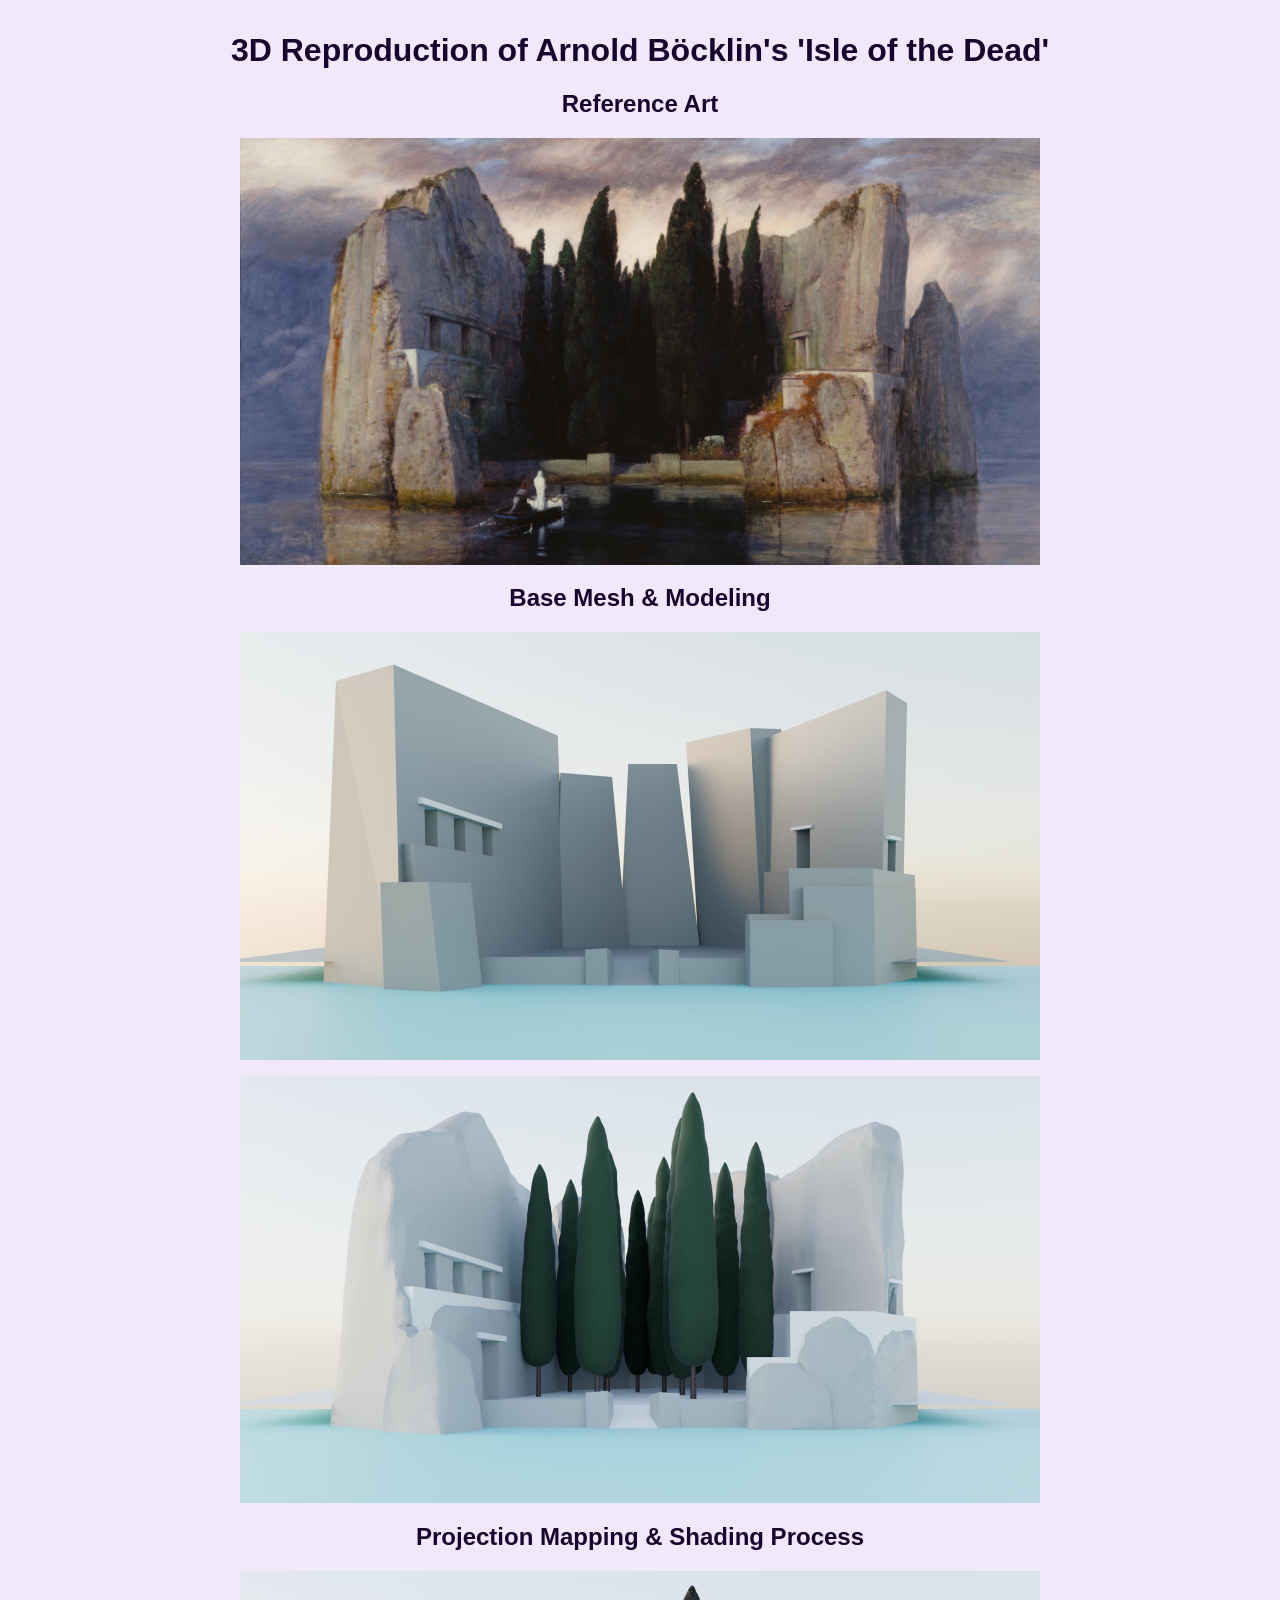
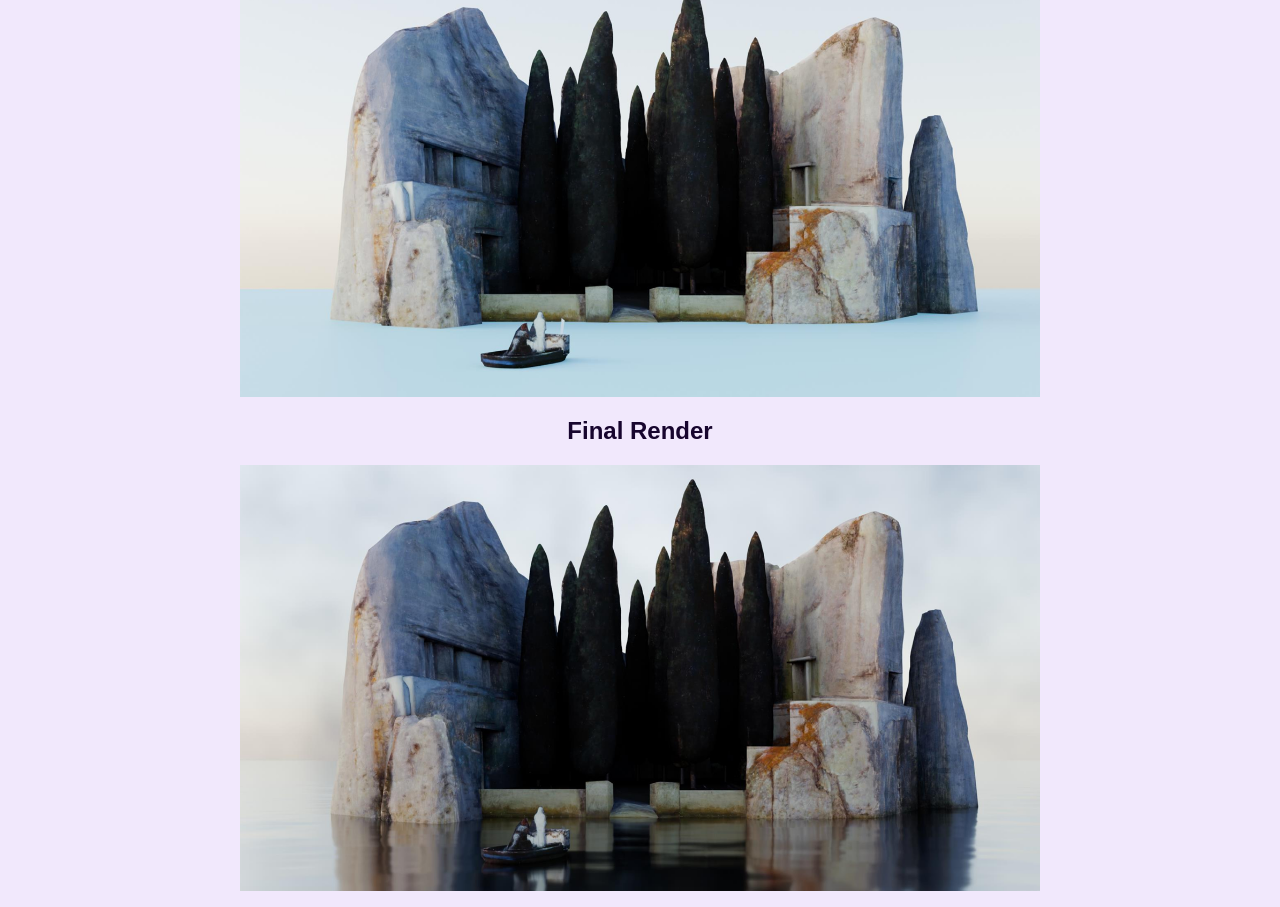
<file: 3D_Reproduction_of_Arnold_Böcklin's_Isle_of_the_Dead.html>
<!DOCTYPE html>
<html lang="en">

<head>
    <meta charset="UTF-8">
    <meta name="viewport" content="width=device-width, initial-scale=1.0">
    <link rel="stylesheet" href="style.css">
    <title>3D Reproduction of Arnold Böcklin's 'Isle of the Dead'</title>
</head>

<body>
    <div>
        <div class="saintsinnerUI">
            <h1>3D Reproduction of Arnold Böcklin's 'Isle of the Dead'</h1>
            <h2>Reference Art</h2>
            <img src="3D Modelling/isle_of_the_dead.jpg" alt="Reference Art" />

            <h2>Base Mesh & Modeling</h2>
            <img src="3D Modelling/1st_step.png" alt="Base Mesh & Modeling" />
            <img src="3D Modelling/2nd_step.png" alt="Base Mesh & Modeling" />

            <h2>Projection Mapping & Shading Process</h2>
            <img src="3D Modelling/3rd_step.png" alt="Projection Mapping & Shading Process" />

            <h2>Final Render</h2>
            <img src="3D Modelling/output.png" alt="Final Render" />
        </div>
</body>

</html>
</file>
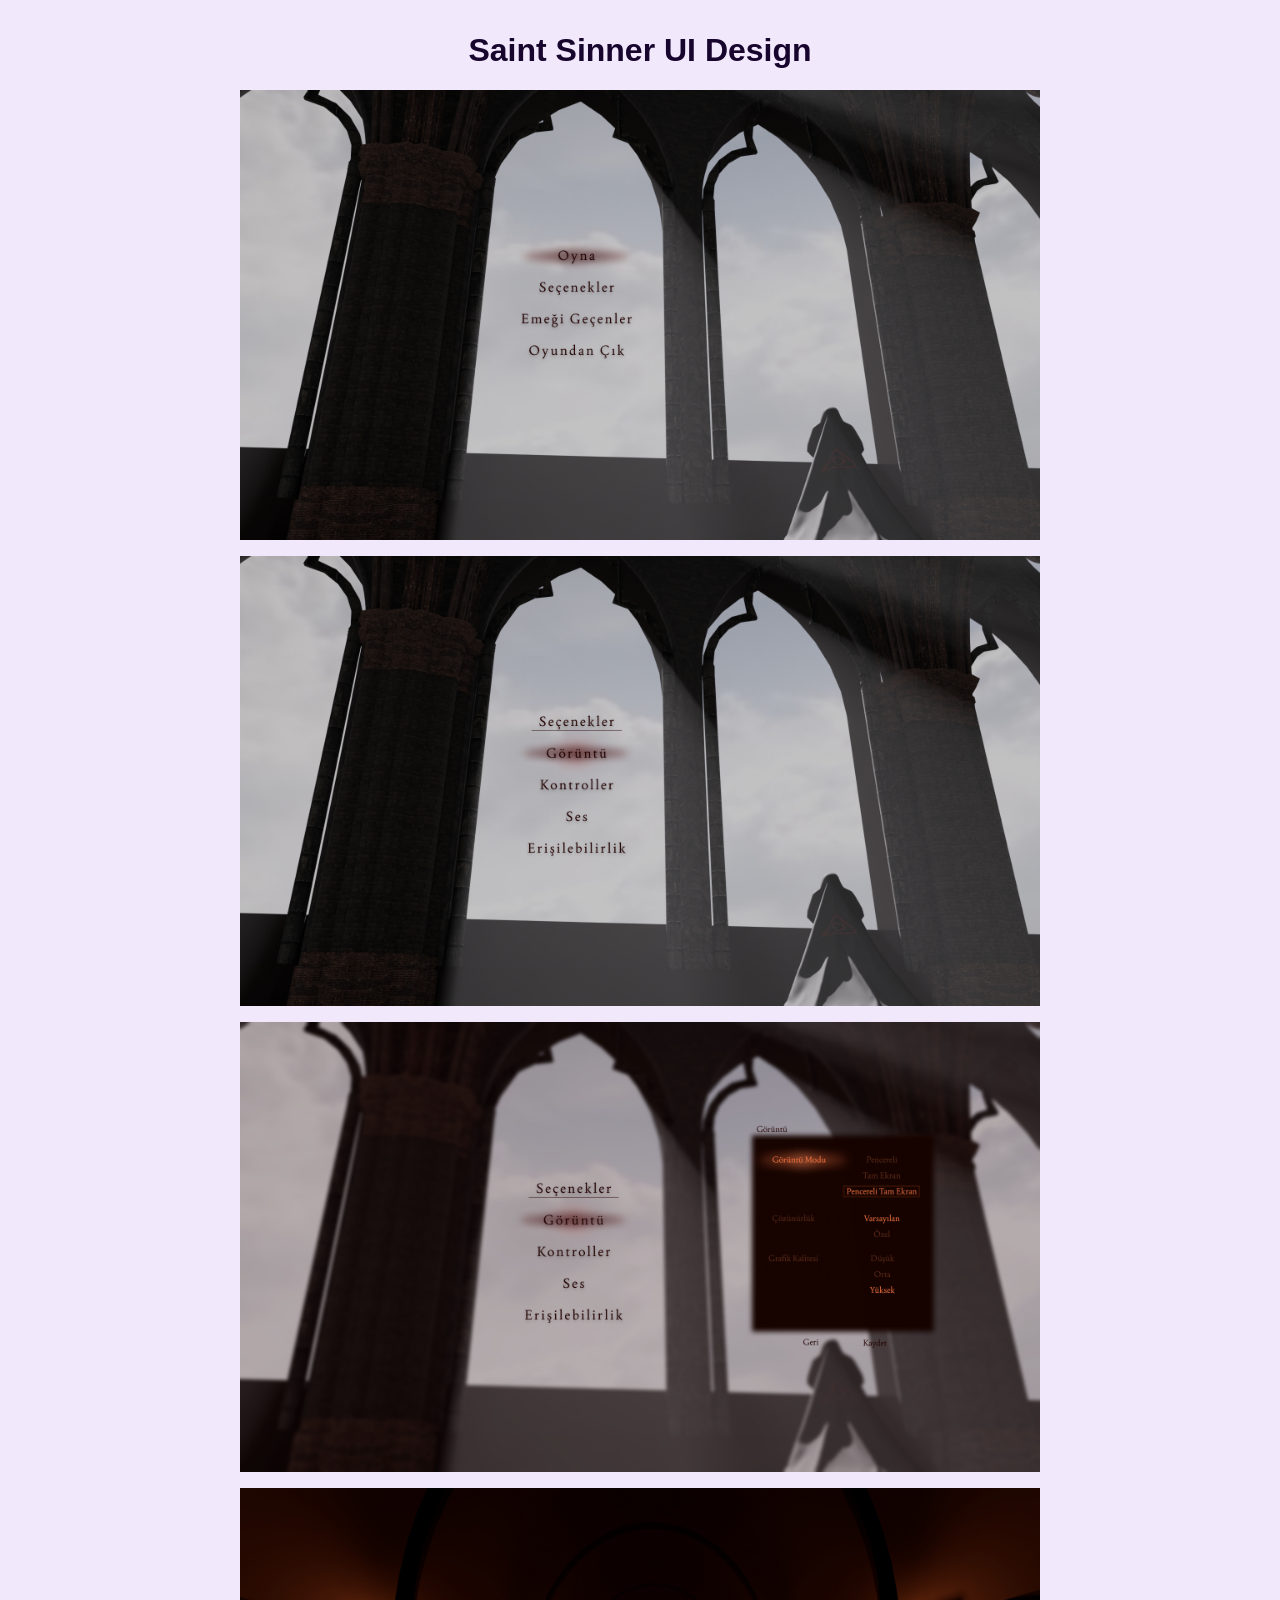
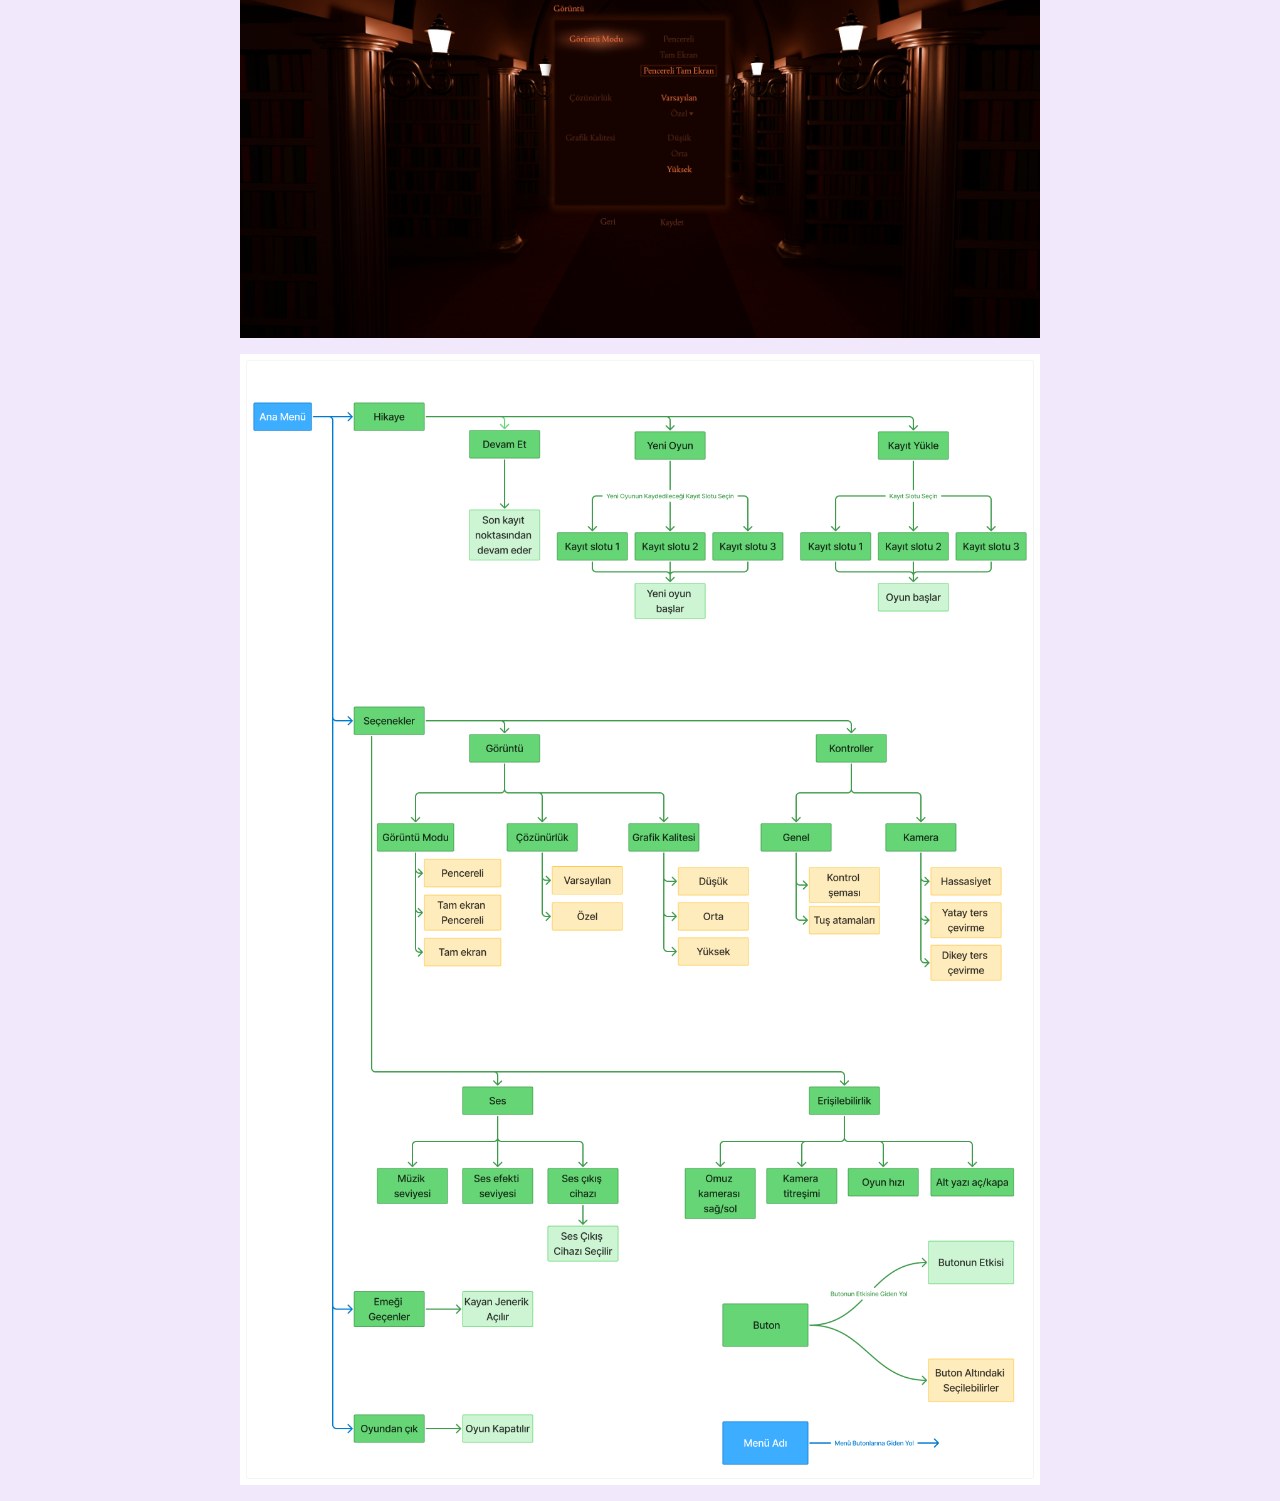
<file: saintsinnerUI.html>
<!DOCTYPE html>
<html lang="en">

<head>
  <meta charset="UTF-8" />
  <meta name="viewport" content="width=device-width, initial-scale=1.0" />
  <title>Saint Sinner UI Designe</title>
  <link rel="stylesheet" href="style.css" />
</head>

<body>
  <div class="saintsinnerUI">
    <h1>Saint Sinner UI Design</h1>
    <img src="SaintSinner UI designe/image.png" alt="Saint Sinner UI Design" />
    <img src="SaintSinner UI designe/image2.png" alt="Saint Sinner UI Design" />
    <img src="SaintSinner UI designe/image3.png" alt="Saint Sinner UI Design" />
    <img src="SaintSinner UI designe/image4.png" alt="Saint Sinner UI Design" />
    <img src="SaintSinner UI designe/MainMenuFlowchart.jpg" alt="Saint Sinner UI MainMenuFlowchart" />
  </div>
</body>

</html>
</file>
<file: style.css>
body {
  font-family: Arial, sans-serif;
  margin: 1rem;
  padding: 0;
  background-color: #f1e8fc;
  color: #17052e;
}

h3 {
  margin-bottom: 0.5rem;
  font-size: 20px;
}

a {
  text-decoration-style: solid;
  color: #17052e;
}

#About {
  margin-top: 3rem;
  padding-left: 1rem;
  text-align: center;
  font-size: 16px;
  margin-left: auto;
  margin-right: auto;
}
#About h1 {
  font-size: 36px;
  margin-bottom: 1rem;
}

#skills {
  margin-top: 3rem;
  padding-left: 1rem;
  text-align: center;
  font-size: 16px;
  margin-left: auto;
  margin-right: auto;
}

.skills-list span {
  display: inline-block;
  background-color: #e3d1fa;
  border-radius: 5px;
  padding: 5px 10px;
  margin: 5px;
}

.saintsinnerUI {
  text-align: center;
  margin-top: 2rem;
}

.saintsinnerUI img {
  max-width: 800px;
  height: auto;
  display: flex;
  margin: 1rem auto;
}
</file>
